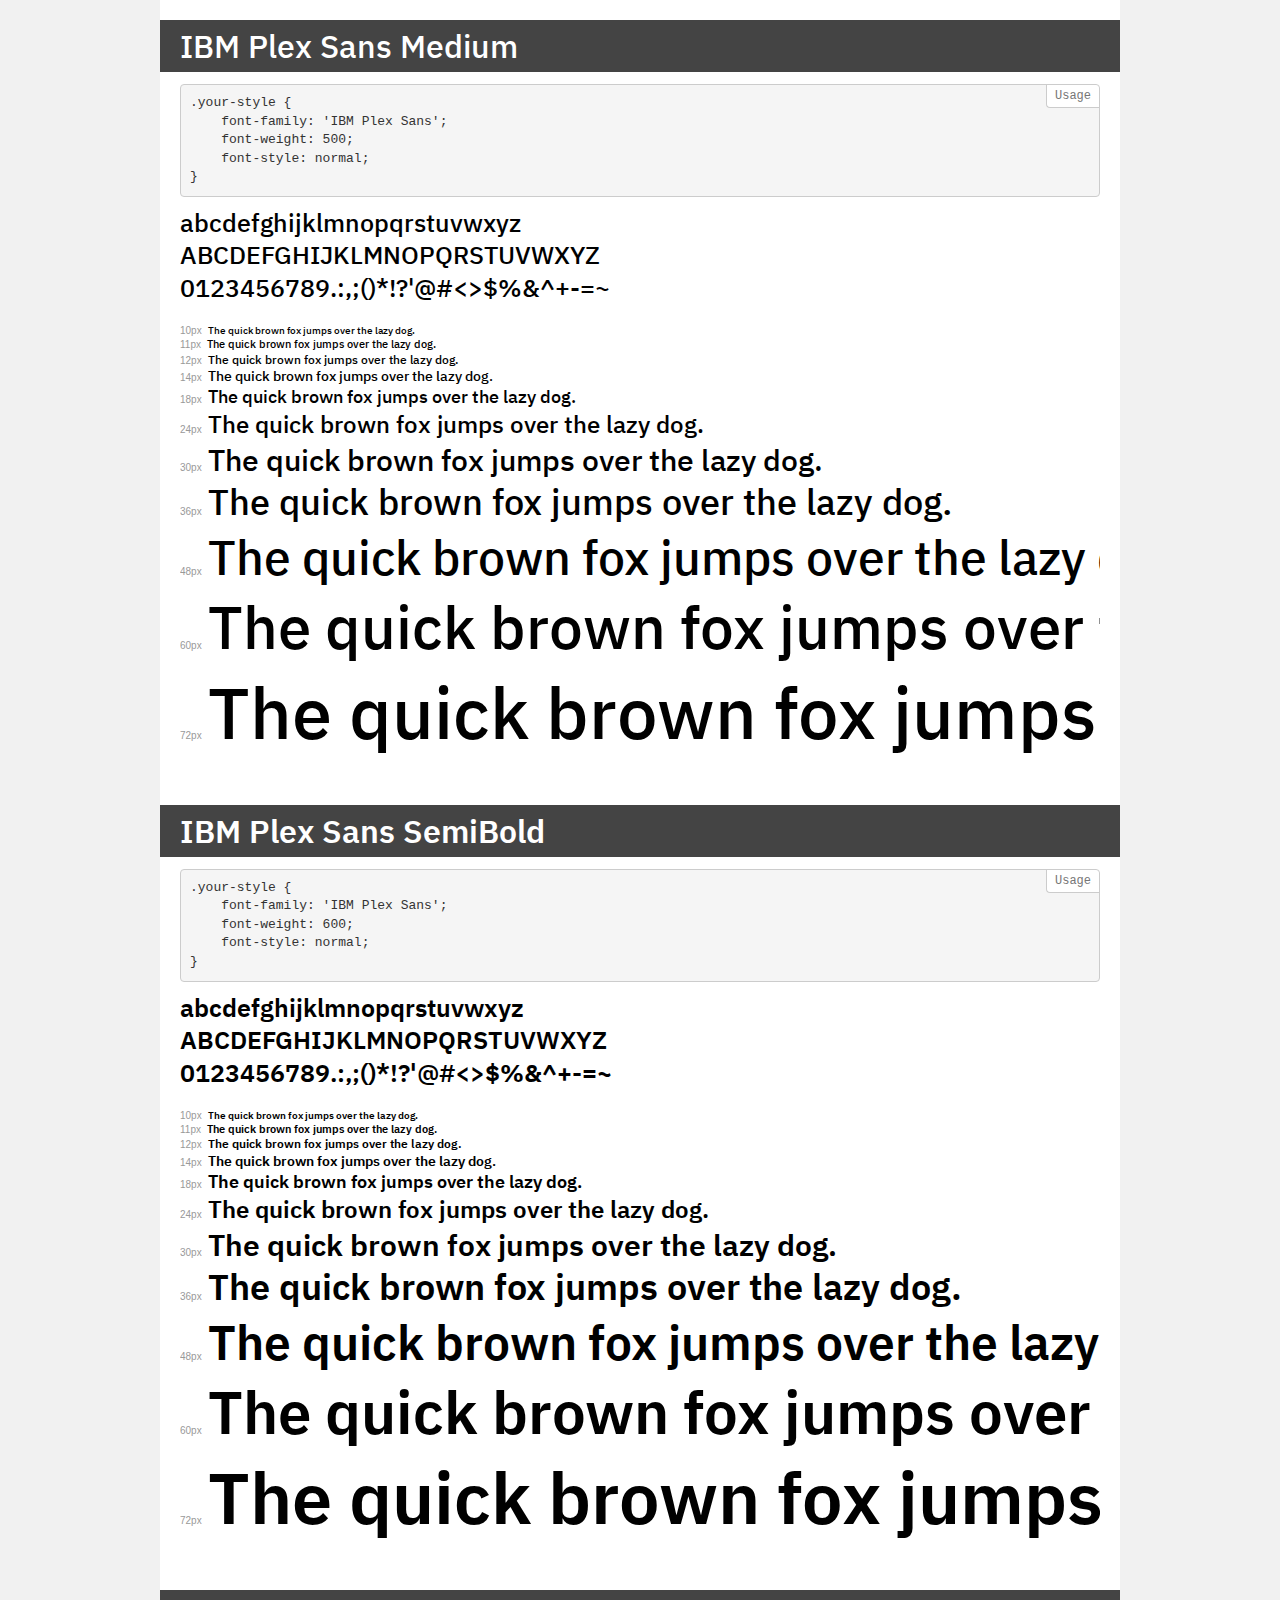
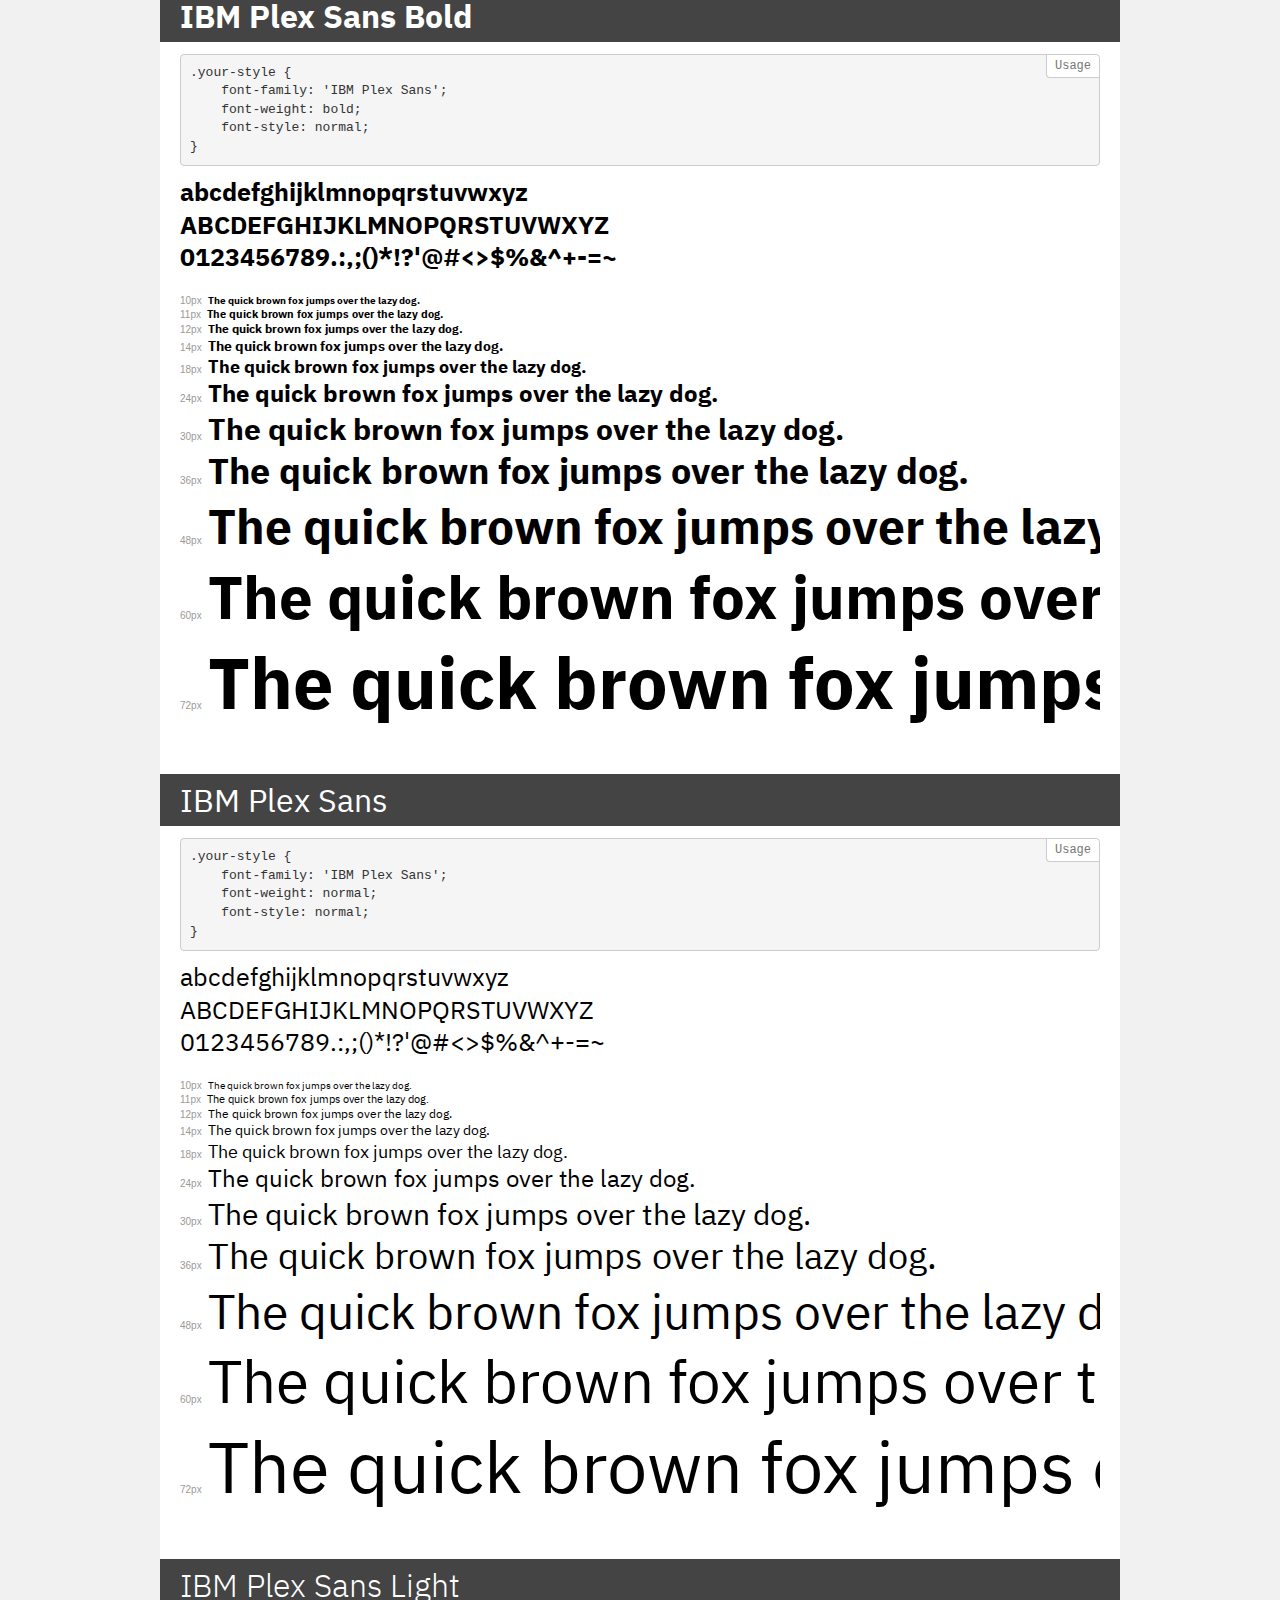
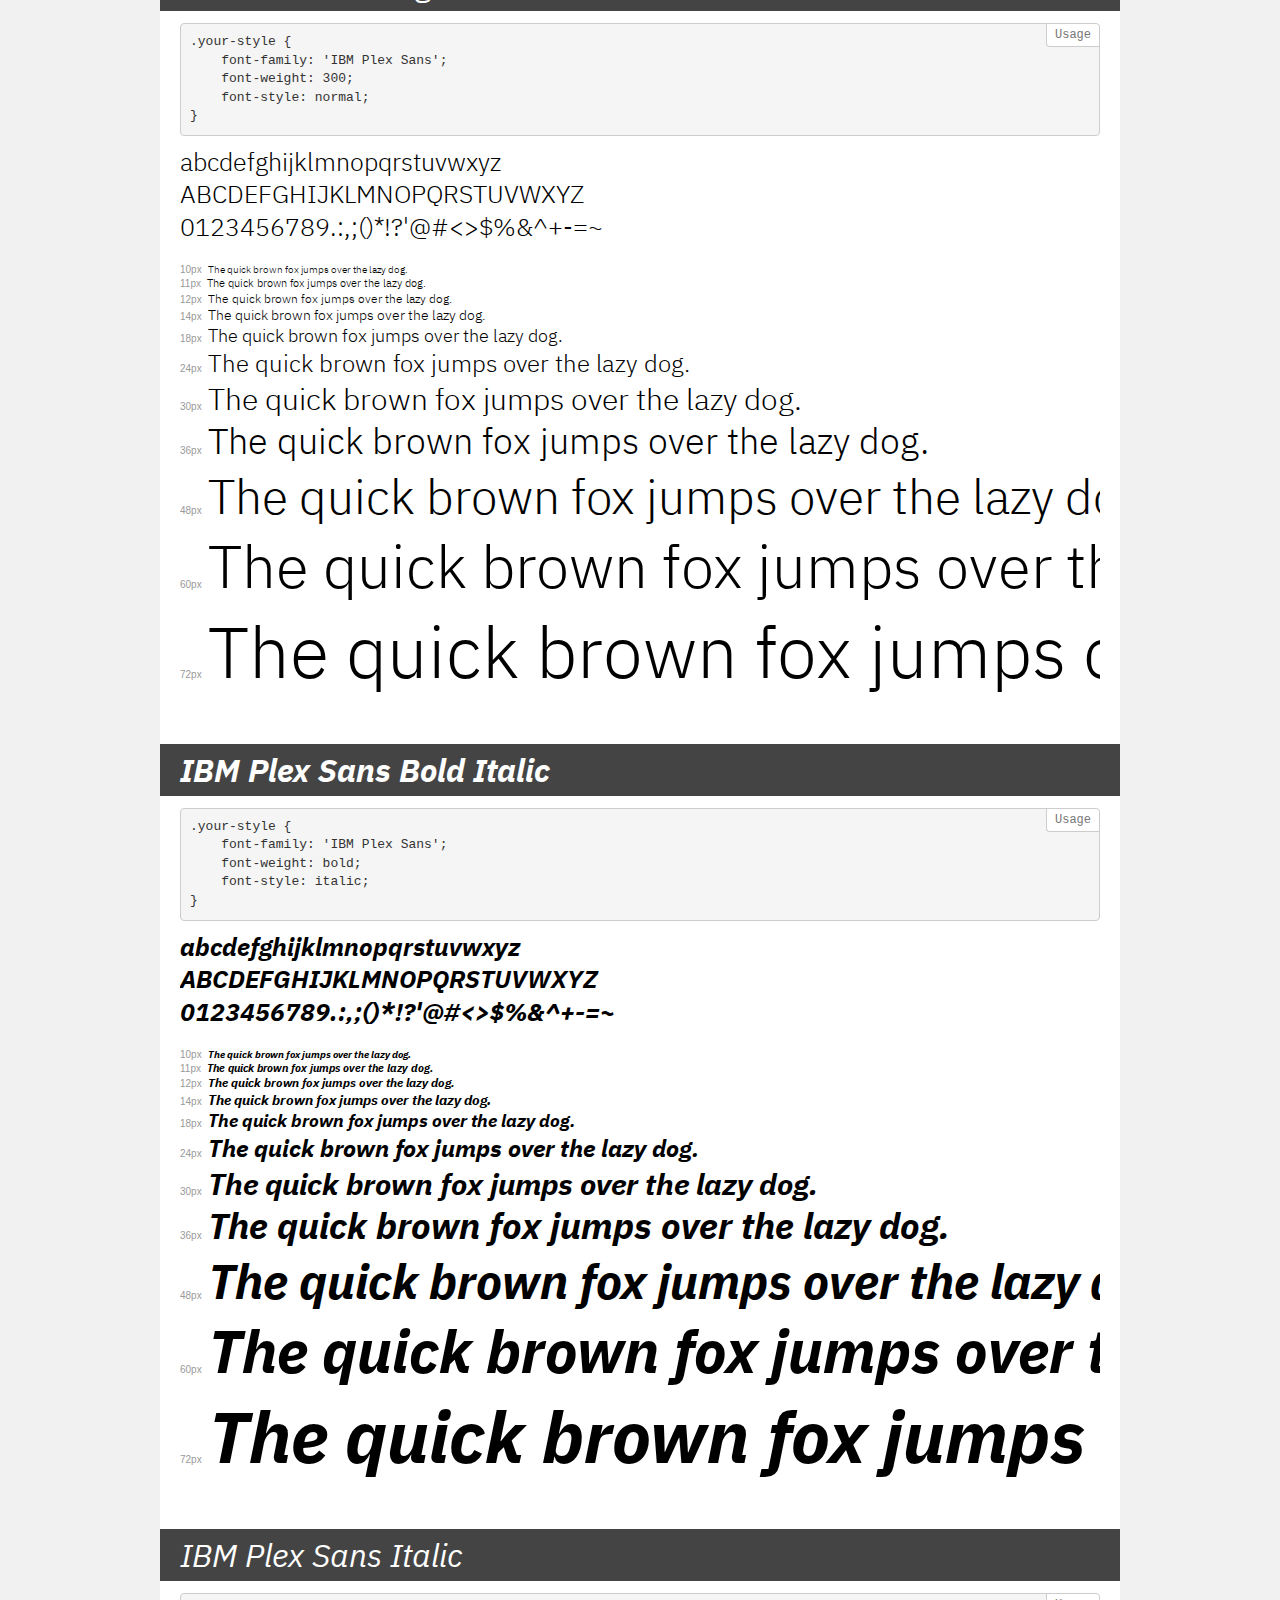
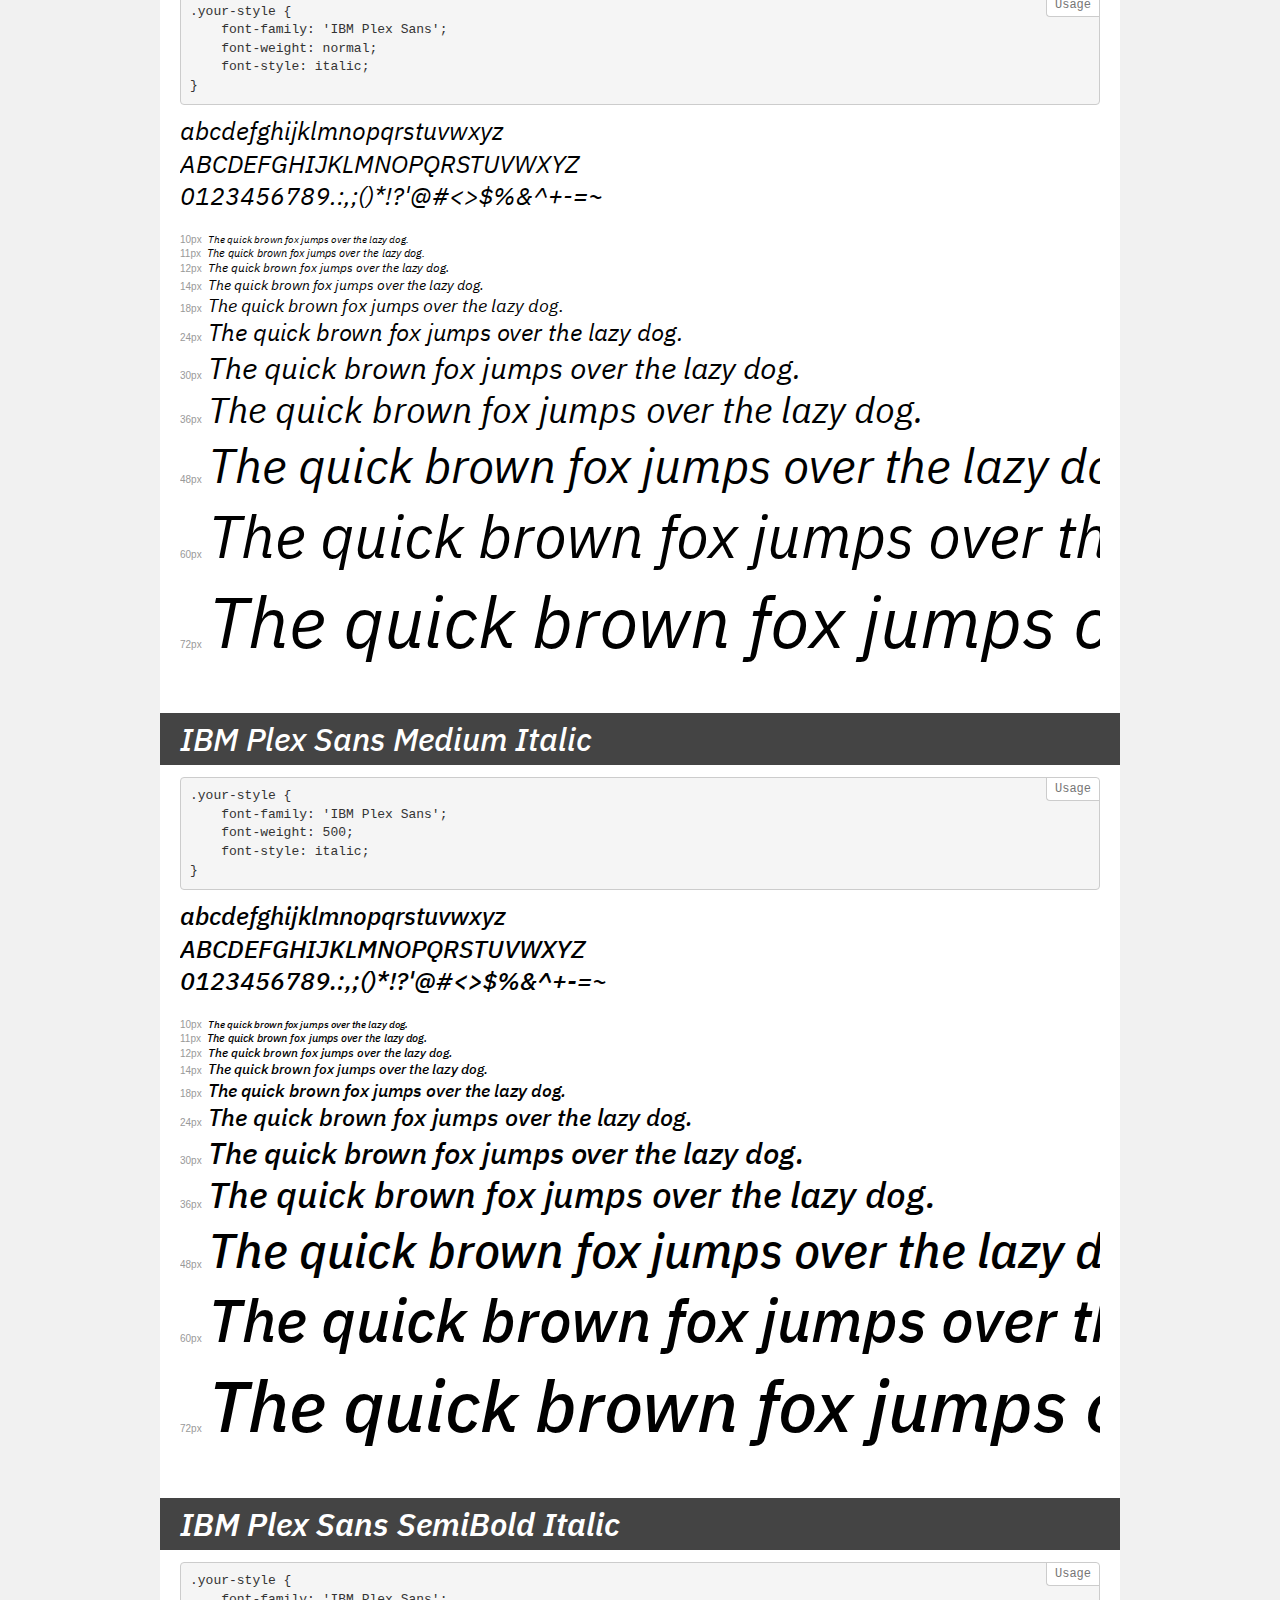
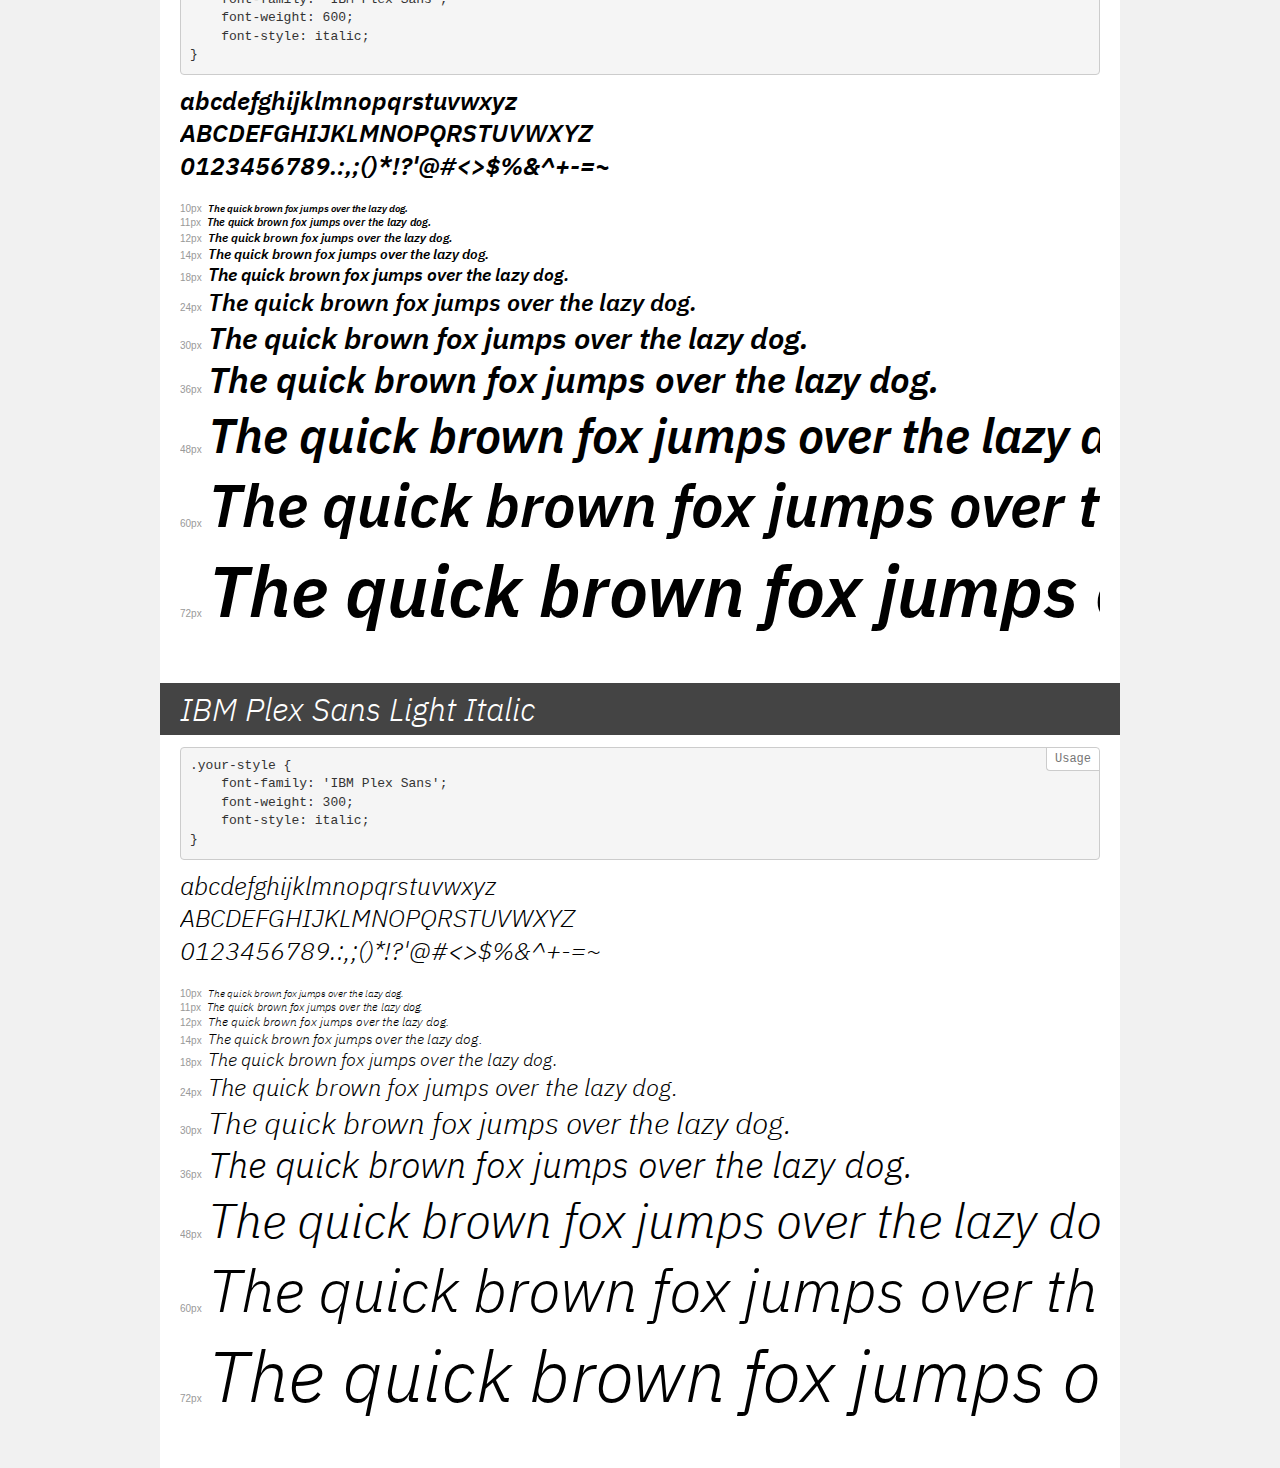
<file: fonts/IBMPlexSans/demo.html>
<!DOCTYPE html>
<html>
<head>
    <meta charset="utf-8">
    <meta http-equiv="X-UA-Compatible" content="IE=edge">
    <meta name="viewport" content="width=device-width, initial-scale=1">
    <meta name="robots" content="noindex, noarchive">
    <meta name="format-detection" content="telephone=no">
    <title>Transfonter demo</title>
    <link href="stylesheet.css" rel="stylesheet">
    <style>
        /*
        http://meyerweb.com/eric/tools/css/reset/
        v2.0 | 20110126
        License: none (public domain)
        */
        html, body, div, span, applet, object, iframe,
        h1, h2, h3, h4, h5, h6, p, blockquote, pre,
        a, abbr, acronym, address, big, cite, code,
        del, dfn, em, img, ins, kbd, q, s, samp,
        small, strike, strong, sub, sup, tt, var,
        b, u, i, center,
        dl, dt, dd, ol, ul, li,
        fieldset, form, label, legend,
        table, caption, tbody, tfoot, thead, tr, th, td,
        article, aside, canvas, details, embed,
        figure, figcaption, footer, header, hgroup,
        menu, nav, output, ruby, section, summary,
        time, mark, audio, video {
            margin: 0;
            padding: 0;
            border: 0;
            font-size: 100%;
            font: inherit;
            vertical-align: baseline;
        }
        /* HTML5 display-role reset for older browsers */
        article, aside, details, figcaption, figure,
        footer, header, hgroup, menu, nav, section {
            display: block;
        }
        body {
            line-height: 1;
        }
        ol, ul {
            list-style: none;
        }
        blockquote, q {
            quotes: none;
        }
        blockquote:before, blockquote:after,
        q:before, q:after {
            content: '';
            content: none;
        }
        table {
            border-collapse: collapse;
            border-spacing: 0;
        }
        /* common styles */
        body {
            background: #f1f1f1;
            color: #000;
        }
        .page {
            background: #fff;
            width: 920px;
            margin: 0 auto;
            padding: 20px 20px 0 20px;
            overflow: hidden;
        }
        .font-container {
            overflow-x: auto;
            overflow-y: hidden;
            margin-bottom: 40px;
            line-height: 1.3;
            white-space: nowrap;
            padding-bottom: 5px;
        }
        h1 {
            position: relative;
            background: #444;
            font-size: 32px;
            color: #fff;
            padding: 10px 20px;
            margin: 0 -20px 12px -20px;
        }
        .letters {
            font-size: 25px;
            margin-bottom: 20px;
        }
        .s10:before {
            content: '10px';
        }
        .s11:before {
            content: '11px';
        }
        .s12:before {
            content: '12px';
        }
        .s14:before {
            content: '14px';
        }
        .s18:before {
            content: '18px';
        }
        .s24:before {
            content: '24px';
        }
        .s30:before {
            content: '30px';
        }
        .s36:before {
            content: '36px';
        }
        .s48:before {
            content: '48px';
        }
        .s60:before {
            content: '60px';
        }
        .s72:before {
            content: '72px';
        }
        .s10:before, .s11:before, .s12:before, .s14:before,
        .s18:before, .s24:before, .s30:before, .s36:before,
        .s48:before, .s60:before, .s72:before {
            font-family: Arial, sans-serif;
            font-size: 10px;
            font-weight: normal;
            font-style: normal;
            color: #999;
            padding-right: 6px;
        }
        pre {
            display: block;
            position: relative;
            padding: 9px;
            margin: 0 0 10px;
            font-family: Monaco, Menlo, Consolas, "Courier New", monospace !important;
            font-size: 13px;
            line-height: 1.428571429;
            color: #333;
            font-weight: normal !important;
            font-style: normal !important;
            background-color: #f5f5f5;
            border: 1px solid #ccc;
            overflow-x: auto;
            border-radius: 4px;
        }
        pre:after {
            display: block;
            position: absolute;
            right: 0;
            top: 0;
            content: 'Usage';
            line-height: 1;
            padding: 5px 8px;
            font-size: 12px;
            color: #767676;
            background-color: #fff;
            border: 1px solid #ccc;
            border-right: none;
            border-top: none;
            border-radius: 0 4px 0 4px;
            z-index: 10;
        }
        /* responsive */
        @media (max-width: 959px) {
            .page {
                width: auto;
                margin: 0;
            }
        }
    </style>
</head>
<body>
<div class="page">
    <div class="demo" style="font-family: 'IBM Plex Sans'; font-weight: 500; font-style: normal;">
        <h1>IBM Plex Sans Medium</h1>
        <pre>.your-style {
    font-family: 'IBM Plex Sans';
    font-weight: 500;
    font-style: normal;
}</pre>
        <div class="font-container">
            <p class="letters">
                abcdefghijklmnopqrstuvwxyz<br>
ABCDEFGHIJKLMNOPQRSTUVWXYZ<br>
                0123456789.:,;()*!?'@#<>$%&^+-=~
            </p>
            <p class="s10" style="font-size: 10px;">The quick brown fox jumps over the lazy dog.</p>
            <p class="s11" style="font-size: 11px;">The quick brown fox jumps over the lazy dog.</p>
            <p class="s12" style="font-size: 12px;">The quick brown fox jumps over the lazy dog.</p>
            <p class="s14" style="font-size: 14px;">The quick brown fox jumps over the lazy dog.</p>
            <p class="s18" style="font-size: 18px;">The quick brown fox jumps over the lazy dog.</p>
            <p class="s24" style="font-size: 24px;">The quick brown fox jumps over the lazy dog.</p>
            <p class="s30" style="font-size: 30px;">The quick brown fox jumps over the lazy dog.</p>
            <p class="s36" style="font-size: 36px;">The quick brown fox jumps over the lazy dog.</p>
            <p class="s48" style="font-size: 48px;">The quick brown fox jumps over the lazy dog.</p>
            <p class="s60" style="font-size: 60px;">The quick brown fox jumps over the lazy dog.</p>
            <p class="s72" style="font-size: 72px;">The quick brown fox jumps over the lazy dog.</p>
        </div>
    </div>
    <div class="demo" style="font-family: 'IBM Plex Sans'; font-weight: 600; font-style: normal;">
        <h1>IBM Plex Sans SemiBold</h1>
        <pre>.your-style {
    font-family: 'IBM Plex Sans';
    font-weight: 600;
    font-style: normal;
}</pre>
        <div class="font-container">
            <p class="letters">
                abcdefghijklmnopqrstuvwxyz<br>
ABCDEFGHIJKLMNOPQRSTUVWXYZ<br>
                0123456789.:,;()*!?'@#<>$%&^+-=~
            </p>
            <p class="s10" style="font-size: 10px;">The quick brown fox jumps over the lazy dog.</p>
            <p class="s11" style="font-size: 11px;">The quick brown fox jumps over the lazy dog.</p>
            <p class="s12" style="font-size: 12px;">The quick brown fox jumps over the lazy dog.</p>
            <p class="s14" style="font-size: 14px;">The quick brown fox jumps over the lazy dog.</p>
            <p class="s18" style="font-size: 18px;">The quick brown fox jumps over the lazy dog.</p>
            <p class="s24" style="font-size: 24px;">The quick brown fox jumps over the lazy dog.</p>
            <p class="s30" style="font-size: 30px;">The quick brown fox jumps over the lazy dog.</p>
            <p class="s36" style="font-size: 36px;">The quick brown fox jumps over the lazy dog.</p>
            <p class="s48" style="font-size: 48px;">The quick brown fox jumps over the lazy dog.</p>
            <p class="s60" style="font-size: 60px;">The quick brown fox jumps over the lazy dog.</p>
            <p class="s72" style="font-size: 72px;">The quick brown fox jumps over the lazy dog.</p>
        </div>
    </div>
    <div class="demo" style="font-family: 'IBM Plex Sans'; font-weight: bold; font-style: normal;">
        <h1>IBM Plex Sans Bold</h1>
        <pre>.your-style {
    font-family: 'IBM Plex Sans';
    font-weight: bold;
    font-style: normal;
}</pre>
        <div class="font-container">
            <p class="letters">
                abcdefghijklmnopqrstuvwxyz<br>
ABCDEFGHIJKLMNOPQRSTUVWXYZ<br>
                0123456789.:,;()*!?'@#<>$%&^+-=~
            </p>
            <p class="s10" style="font-size: 10px;">The quick brown fox jumps over the lazy dog.</p>
            <p class="s11" style="font-size: 11px;">The quick brown fox jumps over the lazy dog.</p>
            <p class="s12" style="font-size: 12px;">The quick brown fox jumps over the lazy dog.</p>
            <p class="s14" style="font-size: 14px;">The quick brown fox jumps over the lazy dog.</p>
            <p class="s18" style="font-size: 18px;">The quick brown fox jumps over the lazy dog.</p>
            <p class="s24" style="font-size: 24px;">The quick brown fox jumps over the lazy dog.</p>
            <p class="s30" style="font-size: 30px;">The quick brown fox jumps over the lazy dog.</p>
            <p class="s36" style="font-size: 36px;">The quick brown fox jumps over the lazy dog.</p>
            <p class="s48" style="font-size: 48px;">The quick brown fox jumps over the lazy dog.</p>
            <p class="s60" style="font-size: 60px;">The quick brown fox jumps over the lazy dog.</p>
            <p class="s72" style="font-size: 72px;">The quick brown fox jumps over the lazy dog.</p>
        </div>
    </div>
    <div class="demo" style="font-family: 'IBM Plex Sans'; font-weight: normal; font-style: normal;">
        <h1>IBM Plex Sans</h1>
        <pre>.your-style {
    font-family: 'IBM Plex Sans';
    font-weight: normal;
    font-style: normal;
}</pre>
        <div class="font-container">
            <p class="letters">
                abcdefghijklmnopqrstuvwxyz<br>
ABCDEFGHIJKLMNOPQRSTUVWXYZ<br>
                0123456789.:,;()*!?'@#<>$%&^+-=~
            </p>
            <p class="s10" style="font-size: 10px;">The quick brown fox jumps over the lazy dog.</p>
            <p class="s11" style="font-size: 11px;">The quick brown fox jumps over the lazy dog.</p>
            <p class="s12" style="font-size: 12px;">The quick brown fox jumps over the lazy dog.</p>
            <p class="s14" style="font-size: 14px;">The quick brown fox jumps over the lazy dog.</p>
            <p class="s18" style="font-size: 18px;">The quick brown fox jumps over the lazy dog.</p>
            <p class="s24" style="font-size: 24px;">The quick brown fox jumps over the lazy dog.</p>
            <p class="s30" style="font-size: 30px;">The quick brown fox jumps over the lazy dog.</p>
            <p class="s36" style="font-size: 36px;">The quick brown fox jumps over the lazy dog.</p>
            <p class="s48" style="font-size: 48px;">The quick brown fox jumps over the lazy dog.</p>
            <p class="s60" style="font-size: 60px;">The quick brown fox jumps over the lazy dog.</p>
            <p class="s72" style="font-size: 72px;">The quick brown fox jumps over the lazy dog.</p>
        </div>
    </div>
    <div class="demo" style="font-family: 'IBM Plex Sans'; font-weight: 300; font-style: normal;">
        <h1>IBM Plex Sans Light</h1>
        <pre>.your-style {
    font-family: 'IBM Plex Sans';
    font-weight: 300;
    font-style: normal;
}</pre>
        <div class="font-container">
            <p class="letters">
                abcdefghijklmnopqrstuvwxyz<br>
ABCDEFGHIJKLMNOPQRSTUVWXYZ<br>
                0123456789.:,;()*!?'@#<>$%&^+-=~
            </p>
            <p class="s10" style="font-size: 10px;">The quick brown fox jumps over the lazy dog.</p>
            <p class="s11" style="font-size: 11px;">The quick brown fox jumps over the lazy dog.</p>
            <p class="s12" style="font-size: 12px;">The quick brown fox jumps over the lazy dog.</p>
            <p class="s14" style="font-size: 14px;">The quick brown fox jumps over the lazy dog.</p>
            <p class="s18" style="font-size: 18px;">The quick brown fox jumps over the lazy dog.</p>
            <p class="s24" style="font-size: 24px;">The quick brown fox jumps over the lazy dog.</p>
            <p class="s30" style="font-size: 30px;">The quick brown fox jumps over the lazy dog.</p>
            <p class="s36" style="font-size: 36px;">The quick brown fox jumps over the lazy dog.</p>
            <p class="s48" style="font-size: 48px;">The quick brown fox jumps over the lazy dog.</p>
            <p class="s60" style="font-size: 60px;">The quick brown fox jumps over the lazy dog.</p>
            <p class="s72" style="font-size: 72px;">The quick brown fox jumps over the lazy dog.</p>
        </div>
    </div>
    <div class="demo" style="font-family: 'IBM Plex Sans'; font-weight: bold; font-style: italic;">
        <h1>IBM Plex Sans Bold Italic</h1>
        <pre>.your-style {
    font-family: 'IBM Plex Sans';
    font-weight: bold;
    font-style: italic;
}</pre>
        <div class="font-container">
            <p class="letters">
                abcdefghijklmnopqrstuvwxyz<br>
ABCDEFGHIJKLMNOPQRSTUVWXYZ<br>
                0123456789.:,;()*!?'@#<>$%&^+-=~
            </p>
            <p class="s10" style="font-size: 10px;">The quick brown fox jumps over the lazy dog.</p>
            <p class="s11" style="font-size: 11px;">The quick brown fox jumps over the lazy dog.</p>
            <p class="s12" style="font-size: 12px;">The quick brown fox jumps over the lazy dog.</p>
            <p class="s14" style="font-size: 14px;">The quick brown fox jumps over the lazy dog.</p>
            <p class="s18" style="font-size: 18px;">The quick brown fox jumps over the lazy dog.</p>
            <p class="s24" style="font-size: 24px;">The quick brown fox jumps over the lazy dog.</p>
            <p class="s30" style="font-size: 30px;">The quick brown fox jumps over the lazy dog.</p>
            <p class="s36" style="font-size: 36px;">The quick brown fox jumps over the lazy dog.</p>
            <p class="s48" style="font-size: 48px;">The quick brown fox jumps over the lazy dog.</p>
            <p class="s60" style="font-size: 60px;">The quick brown fox jumps over the lazy dog.</p>
            <p class="s72" style="font-size: 72px;">The quick brown fox jumps over the lazy dog.</p>
        </div>
    </div>
    <div class="demo" style="font-family: 'IBM Plex Sans'; font-weight: normal; font-style: italic;">
        <h1>IBM Plex Sans Italic</h1>
        <pre>.your-style {
    font-family: 'IBM Plex Sans';
    font-weight: normal;
    font-style: italic;
}</pre>
        <div class="font-container">
            <p class="letters">
                abcdefghijklmnopqrstuvwxyz<br>
ABCDEFGHIJKLMNOPQRSTUVWXYZ<br>
                0123456789.:,;()*!?'@#<>$%&^+-=~
            </p>
            <p class="s10" style="font-size: 10px;">The quick brown fox jumps over the lazy dog.</p>
            <p class="s11" style="font-size: 11px;">The quick brown fox jumps over the lazy dog.</p>
            <p class="s12" style="font-size: 12px;">The quick brown fox jumps over the lazy dog.</p>
            <p class="s14" style="font-size: 14px;">The quick brown fox jumps over the lazy dog.</p>
            <p class="s18" style="font-size: 18px;">The quick brown fox jumps over the lazy dog.</p>
            <p class="s24" style="font-size: 24px;">The quick brown fox jumps over the lazy dog.</p>
            <p class="s30" style="font-size: 30px;">The quick brown fox jumps over the lazy dog.</p>
            <p class="s36" style="font-size: 36px;">The quick brown fox jumps over the lazy dog.</p>
            <p class="s48" style="font-size: 48px;">The quick brown fox jumps over the lazy dog.</p>
            <p class="s60" style="font-size: 60px;">The quick brown fox jumps over the lazy dog.</p>
            <p class="s72" style="font-size: 72px;">The quick brown fox jumps over the lazy dog.</p>
        </div>
    </div>
    <div class="demo" style="font-family: 'IBM Plex Sans'; font-weight: 500; font-style: italic;">
        <h1>IBM Plex Sans Medium Italic</h1>
        <pre>.your-style {
    font-family: 'IBM Plex Sans';
    font-weight: 500;
    font-style: italic;
}</pre>
        <div class="font-container">
            <p class="letters">
                abcdefghijklmnopqrstuvwxyz<br>
ABCDEFGHIJKLMNOPQRSTUVWXYZ<br>
                0123456789.:,;()*!?'@#<>$%&^+-=~
            </p>
            <p class="s10" style="font-size: 10px;">The quick brown fox jumps over the lazy dog.</p>
            <p class="s11" style="font-size: 11px;">The quick brown fox jumps over the lazy dog.</p>
            <p class="s12" style="font-size: 12px;">The quick brown fox jumps over the lazy dog.</p>
            <p class="s14" style="font-size: 14px;">The quick brown fox jumps over the lazy dog.</p>
            <p class="s18" style="font-size: 18px;">The quick brown fox jumps over the lazy dog.</p>
            <p class="s24" style="font-size: 24px;">The quick brown fox jumps over the lazy dog.</p>
            <p class="s30" style="font-size: 30px;">The quick brown fox jumps over the lazy dog.</p>
            <p class="s36" style="font-size: 36px;">The quick brown fox jumps over the lazy dog.</p>
            <p class="s48" style="font-size: 48px;">The quick brown fox jumps over the lazy dog.</p>
            <p class="s60" style="font-size: 60px;">The quick brown fox jumps over the lazy dog.</p>
            <p class="s72" style="font-size: 72px;">The quick brown fox jumps over the lazy dog.</p>
        </div>
    </div>
    <div class="demo" style="font-family: 'IBM Plex Sans'; font-weight: 600; font-style: italic;">
        <h1>IBM Plex Sans SemiBold Italic</h1>
        <pre>.your-style {
    font-family: 'IBM Plex Sans';
    font-weight: 600;
    font-style: italic;
}</pre>
        <div class="font-container">
            <p class="letters">
                abcdefghijklmnopqrstuvwxyz<br>
ABCDEFGHIJKLMNOPQRSTUVWXYZ<br>
                0123456789.:,;()*!?'@#<>$%&^+-=~
            </p>
            <p class="s10" style="font-size: 10px;">The quick brown fox jumps over the lazy dog.</p>
            <p class="s11" style="font-size: 11px;">The quick brown fox jumps over the lazy dog.</p>
            <p class="s12" style="font-size: 12px;">The quick brown fox jumps over the lazy dog.</p>
            <p class="s14" style="font-size: 14px;">The quick brown fox jumps over the lazy dog.</p>
            <p class="s18" style="font-size: 18px;">The quick brown fox jumps over the lazy dog.</p>
            <p class="s24" style="font-size: 24px;">The quick brown fox jumps over the lazy dog.</p>
            <p class="s30" style="font-size: 30px;">The quick brown fox jumps over the lazy dog.</p>
            <p class="s36" style="font-size: 36px;">The quick brown fox jumps over the lazy dog.</p>
            <p class="s48" style="font-size: 48px;">The quick brown fox jumps over the lazy dog.</p>
            <p class="s60" style="font-size: 60px;">The quick brown fox jumps over the lazy dog.</p>
            <p class="s72" style="font-size: 72px;">The quick brown fox jumps over the lazy dog.</p>
        </div>
    </div>
    <div class="demo" style="font-family: 'IBM Plex Sans'; font-weight: 300; font-style: italic;">
        <h1>IBM Plex Sans Light Italic</h1>
        <pre>.your-style {
    font-family: 'IBM Plex Sans';
    font-weight: 300;
    font-style: italic;
}</pre>
        <div class="font-container">
            <p class="letters">
                abcdefghijklmnopqrstuvwxyz<br>
ABCDEFGHIJKLMNOPQRSTUVWXYZ<br>
                0123456789.:,;()*!?'@#<>$%&^+-=~
            </p>
            <p class="s10" style="font-size: 10px;">The quick brown fox jumps over the lazy dog.</p>
            <p class="s11" style="font-size: 11px;">The quick brown fox jumps over the lazy dog.</p>
            <p class="s12" style="font-size: 12px;">The quick brown fox jumps over the lazy dog.</p>
            <p class="s14" style="font-size: 14px;">The quick brown fox jumps over the lazy dog.</p>
            <p class="s18" style="font-size: 18px;">The quick brown fox jumps over the lazy dog.</p>
            <p class="s24" style="font-size: 24px;">The quick brown fox jumps over the lazy dog.</p>
            <p class="s30" style="font-size: 30px;">The quick brown fox jumps over the lazy dog.</p>
            <p class="s36" style="font-size: 36px;">The quick brown fox jumps over the lazy dog.</p>
            <p class="s48" style="font-size: 48px;">The quick brown fox jumps over the lazy dog.</p>
            <p class="s60" style="font-size: 60px;">The quick brown fox jumps over the lazy dog.</p>
            <p class="s72" style="font-size: 72px;">The quick brown fox jumps over the lazy dog.</p>
        </div>
    </div>
</div>
</body>
</html>
</file>
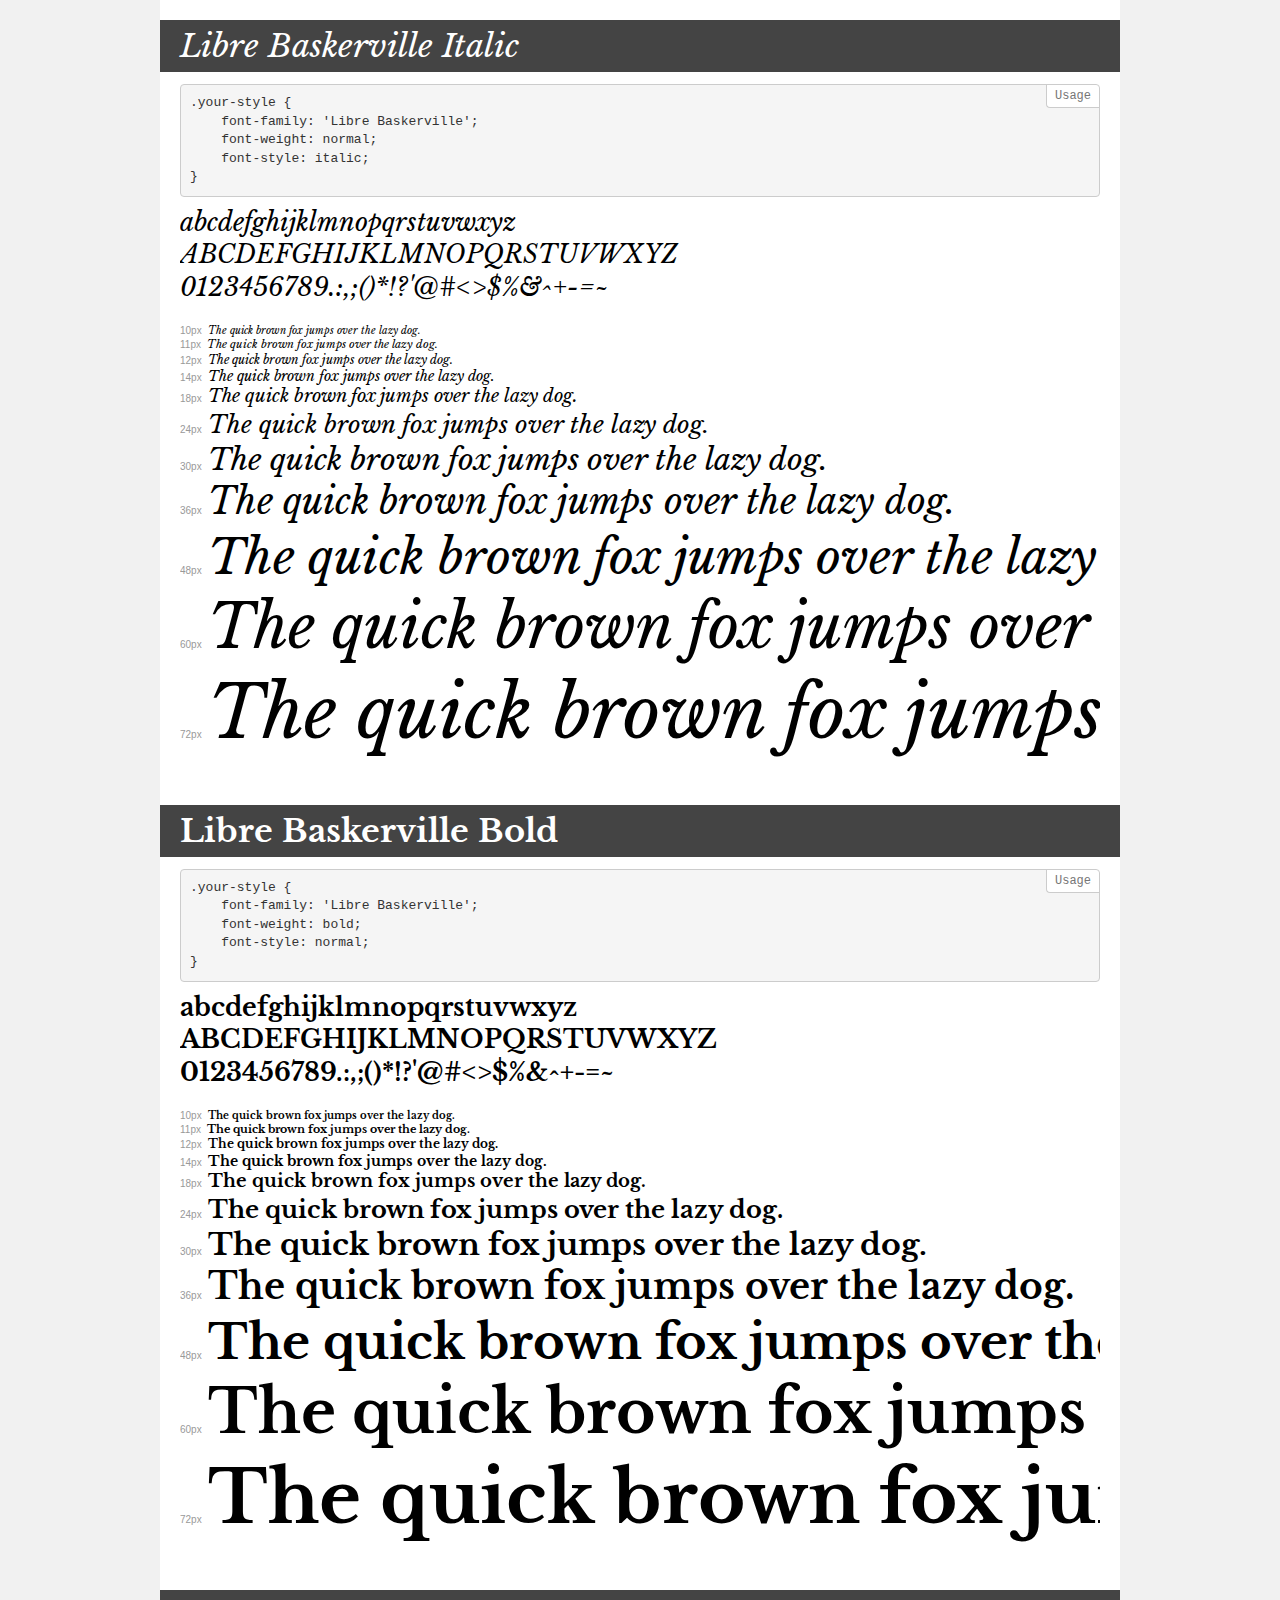
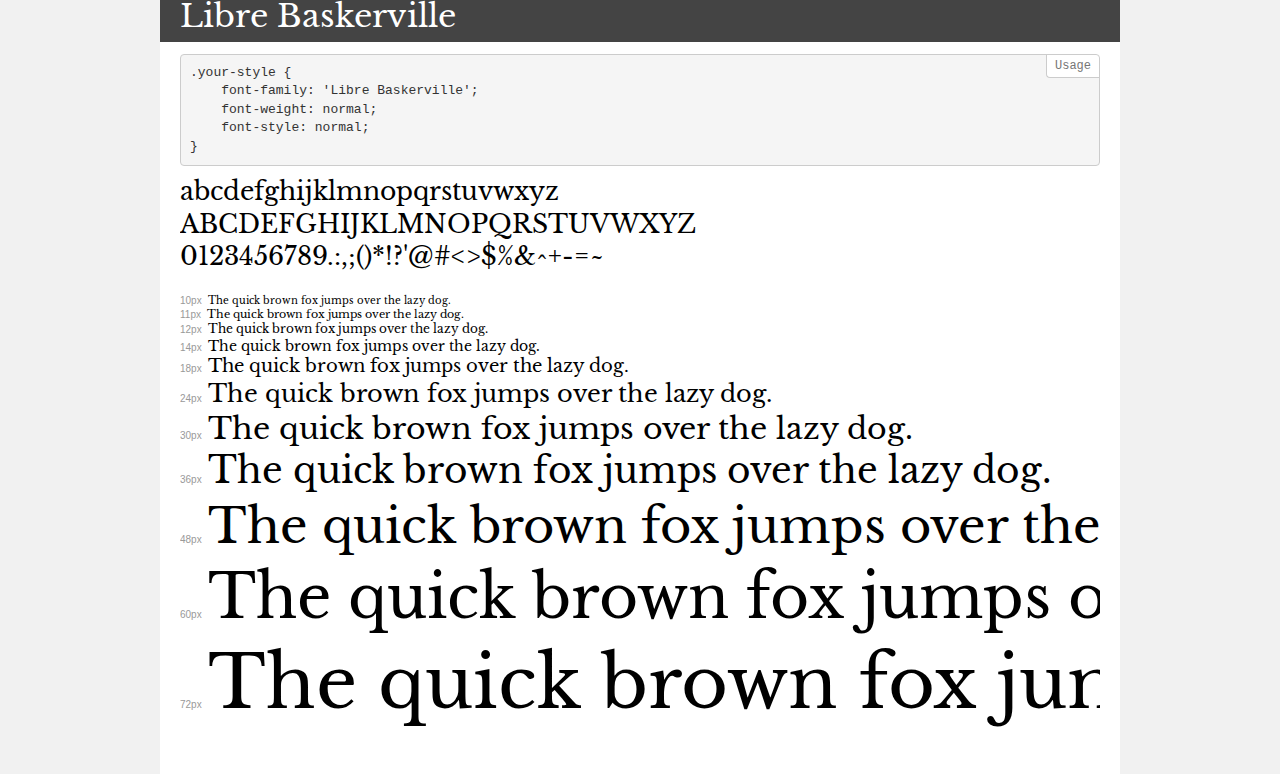
<file: fonts/LibreBaskerville/demo.html>
<!DOCTYPE html>
<html>
<head>
    <meta charset="utf-8">
    <meta http-equiv="X-UA-Compatible" content="IE=edge">
    <meta name="viewport" content="width=device-width, initial-scale=1">
    <meta name="robots" content="noindex, noarchive">
    <meta name="format-detection" content="telephone=no">
    <title>Transfonter demo</title>
    <link href="stylesheet.css" rel="stylesheet">
    <style>
        /*
        http://meyerweb.com/eric/tools/css/reset/
        v2.0 | 20110126
        License: none (public domain)
        */
        html, body, div, span, applet, object, iframe,
        h1, h2, h3, h4, h5, h6, p, blockquote, pre,
        a, abbr, acronym, address, big, cite, code,
        del, dfn, em, img, ins, kbd, q, s, samp,
        small, strike, strong, sub, sup, tt, var,
        b, u, i, center,
        dl, dt, dd, ol, ul, li,
        fieldset, form, label, legend,
        table, caption, tbody, tfoot, thead, tr, th, td,
        article, aside, canvas, details, embed,
        figure, figcaption, footer, header, hgroup,
        menu, nav, output, ruby, section, summary,
        time, mark, audio, video {
            margin: 0;
            padding: 0;
            border: 0;
            font-size: 100%;
            font: inherit;
            vertical-align: baseline;
        }
        /* HTML5 display-role reset for older browsers */
        article, aside, details, figcaption, figure,
        footer, header, hgroup, menu, nav, section {
            display: block;
        }
        body {
            line-height: 1;
        }
        ol, ul {
            list-style: none;
        }
        blockquote, q {
            quotes: none;
        }
        blockquote:before, blockquote:after,
        q:before, q:after {
            content: '';
            content: none;
        }
        table {
            border-collapse: collapse;
            border-spacing: 0;
        }
        /* common styles */
        body {
            background: #f1f1f1;
            color: #000;
        }
        .page {
            background: #fff;
            width: 920px;
            margin: 0 auto;
            padding: 20px 20px 0 20px;
            overflow: hidden;
        }
        .font-container {
            overflow-x: auto;
            overflow-y: hidden;
            margin-bottom: 40px;
            line-height: 1.3;
            white-space: nowrap;
            padding-bottom: 5px;
        }
        h1 {
            position: relative;
            background: #444;
            font-size: 32px;
            color: #fff;
            padding: 10px 20px;
            margin: 0 -20px 12px -20px;
        }
        .letters {
            font-size: 25px;
            margin-bottom: 20px;
        }
        .s10:before {
            content: '10px';
        }
        .s11:before {
            content: '11px';
        }
        .s12:before {
            content: '12px';
        }
        .s14:before {
            content: '14px';
        }
        .s18:before {
            content: '18px';
        }
        .s24:before {
            content: '24px';
        }
        .s30:before {
            content: '30px';
        }
        .s36:before {
            content: '36px';
        }
        .s48:before {
            content: '48px';
        }
        .s60:before {
            content: '60px';
        }
        .s72:before {
            content: '72px';
        }
        .s10:before, .s11:before, .s12:before, .s14:before,
        .s18:before, .s24:before, .s30:before, .s36:before,
        .s48:before, .s60:before, .s72:before {
            font-family: Arial, sans-serif;
            font-size: 10px;
            font-weight: normal;
            font-style: normal;
            color: #999;
            padding-right: 6px;
        }
        pre {
            display: block;
            position: relative;
            padding: 9px;
            margin: 0 0 10px;
            font-family: Monaco, Menlo, Consolas, "Courier New", monospace !important;
            font-size: 13px;
            line-height: 1.428571429;
            color: #333;
            font-weight: normal !important;
            font-style: normal !important;
            background-color: #f5f5f5;
            border: 1px solid #ccc;
            overflow-x: auto;
            border-radius: 4px;
        }
        pre:after {
            display: block;
            position: absolute;
            right: 0;
            top: 0;
            content: 'Usage';
            line-height: 1;
            padding: 5px 8px;
            font-size: 12px;
            color: #767676;
            background-color: #fff;
            border: 1px solid #ccc;
            border-right: none;
            border-top: none;
            border-radius: 0 4px 0 4px;
            z-index: 10;
        }
        /* responsive */
        @media (max-width: 959px) {
            .page {
                width: auto;
                margin: 0;
            }
        }
    </style>
</head>
<body>
<div class="page">
    <div class="demo" style="font-family: 'Libre Baskerville'; font-weight: normal; font-style: italic;">
        <h1>Libre Baskerville Italic</h1>
        <pre>.your-style {
    font-family: 'Libre Baskerville';
    font-weight: normal;
    font-style: italic;
}</pre>
        <div class="font-container">
            <p class="letters">
                abcdefghijklmnopqrstuvwxyz<br>
ABCDEFGHIJKLMNOPQRSTUVWXYZ<br>
                0123456789.:,;()*!?'@#<>$%&^+-=~
            </p>
            <p class="s10" style="font-size: 10px;">The quick brown fox jumps over the lazy dog.</p>
            <p class="s11" style="font-size: 11px;">The quick brown fox jumps over the lazy dog.</p>
            <p class="s12" style="font-size: 12px;">The quick brown fox jumps over the lazy dog.</p>
            <p class="s14" style="font-size: 14px;">The quick brown fox jumps over the lazy dog.</p>
            <p class="s18" style="font-size: 18px;">The quick brown fox jumps over the lazy dog.</p>
            <p class="s24" style="font-size: 24px;">The quick brown fox jumps over the lazy dog.</p>
            <p class="s30" style="font-size: 30px;">The quick brown fox jumps over the lazy dog.</p>
            <p class="s36" style="font-size: 36px;">The quick brown fox jumps over the lazy dog.</p>
            <p class="s48" style="font-size: 48px;">The quick brown fox jumps over the lazy dog.</p>
            <p class="s60" style="font-size: 60px;">The quick brown fox jumps over the lazy dog.</p>
            <p class="s72" style="font-size: 72px;">The quick brown fox jumps over the lazy dog.</p>
        </div>
    </div>
    <div class="demo" style="font-family: 'Libre Baskerville'; font-weight: bold; font-style: normal;">
        <h1>Libre Baskerville Bold</h1>
        <pre>.your-style {
    font-family: 'Libre Baskerville';
    font-weight: bold;
    font-style: normal;
}</pre>
        <div class="font-container">
            <p class="letters">
                abcdefghijklmnopqrstuvwxyz<br>
ABCDEFGHIJKLMNOPQRSTUVWXYZ<br>
                0123456789.:,;()*!?'@#<>$%&^+-=~
            </p>
            <p class="s10" style="font-size: 10px;">The quick brown fox jumps over the lazy dog.</p>
            <p class="s11" style="font-size: 11px;">The quick brown fox jumps over the lazy dog.</p>
            <p class="s12" style="font-size: 12px;">The quick brown fox jumps over the lazy dog.</p>
            <p class="s14" style="font-size: 14px;">The quick brown fox jumps over the lazy dog.</p>
            <p class="s18" style="font-size: 18px;">The quick brown fox jumps over the lazy dog.</p>
            <p class="s24" style="font-size: 24px;">The quick brown fox jumps over the lazy dog.</p>
            <p class="s30" style="font-size: 30px;">The quick brown fox jumps over the lazy dog.</p>
            <p class="s36" style="font-size: 36px;">The quick brown fox jumps over the lazy dog.</p>
            <p class="s48" style="font-size: 48px;">The quick brown fox jumps over the lazy dog.</p>
            <p class="s60" style="font-size: 60px;">The quick brown fox jumps over the lazy dog.</p>
            <p class="s72" style="font-size: 72px;">The quick brown fox jumps over the lazy dog.</p>
        </div>
    </div>
    <div class="demo" style="font-family: 'Libre Baskerville'; font-weight: normal; font-style: normal;">
        <h1>Libre Baskerville</h1>
        <pre>.your-style {
    font-family: 'Libre Baskerville';
    font-weight: normal;
    font-style: normal;
}</pre>
        <div class="font-container">
            <p class="letters">
                abcdefghijklmnopqrstuvwxyz<br>
ABCDEFGHIJKLMNOPQRSTUVWXYZ<br>
                0123456789.:,;()*!?'@#<>$%&^+-=~
            </p>
            <p class="s10" style="font-size: 10px;">The quick brown fox jumps over the lazy dog.</p>
            <p class="s11" style="font-size: 11px;">The quick brown fox jumps over the lazy dog.</p>
            <p class="s12" style="font-size: 12px;">The quick brown fox jumps over the lazy dog.</p>
            <p class="s14" style="font-size: 14px;">The quick brown fox jumps over the lazy dog.</p>
            <p class="s18" style="font-size: 18px;">The quick brown fox jumps over the lazy dog.</p>
            <p class="s24" style="font-size: 24px;">The quick brown fox jumps over the lazy dog.</p>
            <p class="s30" style="font-size: 30px;">The quick brown fox jumps over the lazy dog.</p>
            <p class="s36" style="font-size: 36px;">The quick brown fox jumps over the lazy dog.</p>
            <p class="s48" style="font-size: 48px;">The quick brown fox jumps over the lazy dog.</p>
            <p class="s60" style="font-size: 60px;">The quick brown fox jumps over the lazy dog.</p>
            <p class="s72" style="font-size: 72px;">The quick brown fox jumps over the lazy dog.</p>
        </div>
    </div>
</div>
</body>
</html>
</file>
<file: fonts/IBMPlexSans/stylesheet.css>
@font-face {
    font-family: 'IBM Plex Sans';
    src: url('IBMPlexSans-Medium.woff2') format('woff2'),
        url('IBMPlexSans-Medium.woff') format('woff');
    font-weight: 500;
    font-style: normal;
}

@font-face {
    font-family: 'IBM Plex Sans';
    src: url('IBMPlexSans-SemiBold.woff2') format('woff2'),
        url('IBMPlexSans-SemiBold.woff') format('woff');
    font-weight: 600;
    font-style: normal;
}

@font-face {
    font-family: 'IBM Plex Sans';
    src: url('IBMPlexSans-Bold.woff2') format('woff2'),
        url('IBMPlexSans-Bold.woff') format('woff');
    font-weight: bold;
    font-style: normal;
}

@font-face {
    font-family: 'IBM Plex Sans';
    src: url('IBMPlexSans.woff2') format('woff2'),
        url('IBMPlexSans.woff') format('woff');
    font-weight: normal;
    font-style: normal;
}

@font-face {
    font-family: 'IBM Plex Sans';
    src: url('IBMPlexSans-Light.woff2') format('woff2'),
        url('IBMPlexSans-Light.woff') format('woff');
    font-weight: 300;
    font-style: normal;
}

@font-face {
    font-family: 'IBM Plex Sans';
    src: url('IBMPlexSans-BoldItalic.woff2') format('woff2'),
        url('IBMPlexSans-BoldItalic.woff') format('woff');
    font-weight: bold;
    font-style: italic;
}

@font-face {
    font-family: 'IBM Plex Sans';
    src: url('IBMPlexSans-Italic.woff2') format('woff2'),
        url('IBMPlexSans-Italic.woff') format('woff');
    font-weight: normal;
    font-style: italic;
}

@font-face {
    font-family: 'IBM Plex Sans';
    src: url('IBMPlexSans-MediumItalic.woff2') format('woff2'),
        url('IBMPlexSans-MediumItalic.woff') format('woff');
    font-weight: 500;
    font-style: italic;
}

@font-face {
    font-family: 'IBM Plex Sans';
    src: url('IBMPlexSans-SemiBoldItalic.woff2') format('woff2'),
        url('IBMPlexSans-SemiBoldItalic.woff') format('woff');
    font-weight: 600;
    font-style: italic;
}

@font-face {
    font-family: 'IBM Plex Sans';
    src: url('IBMPlexSans-LightItalic.woff2') format('woff2'),
        url('IBMPlexSans-LightItalic.woff') format('woff');
    font-weight: 300;
    font-style: italic;
}
</file>
<file: fonts/LibreBaskerville/stylesheet.css>
@font-face {
    font-family: 'Libre Baskerville';
    src: url('LibreBaskerville-Italic.woff2') format('woff2'),
        url('LibreBaskerville-Italic.woff') format('woff');
    font-weight: normal;
    font-style: italic;
}

@font-face {
    font-family: 'Libre Baskerville';
    src: url('LibreBaskerville-Bold.woff2') format('woff2'),
        url('LibreBaskerville-Bold.woff') format('woff');
    font-weight: bold;
    font-style: normal;
}

@font-face {
    font-family: 'Libre Baskerville';
    src: url('LibreBaskerville-Regular.woff2') format('woff2'),
        url('LibreBaskerville-Regular.woff') format('woff');
    font-weight: normal;
    font-style: normal;
}
</file>
